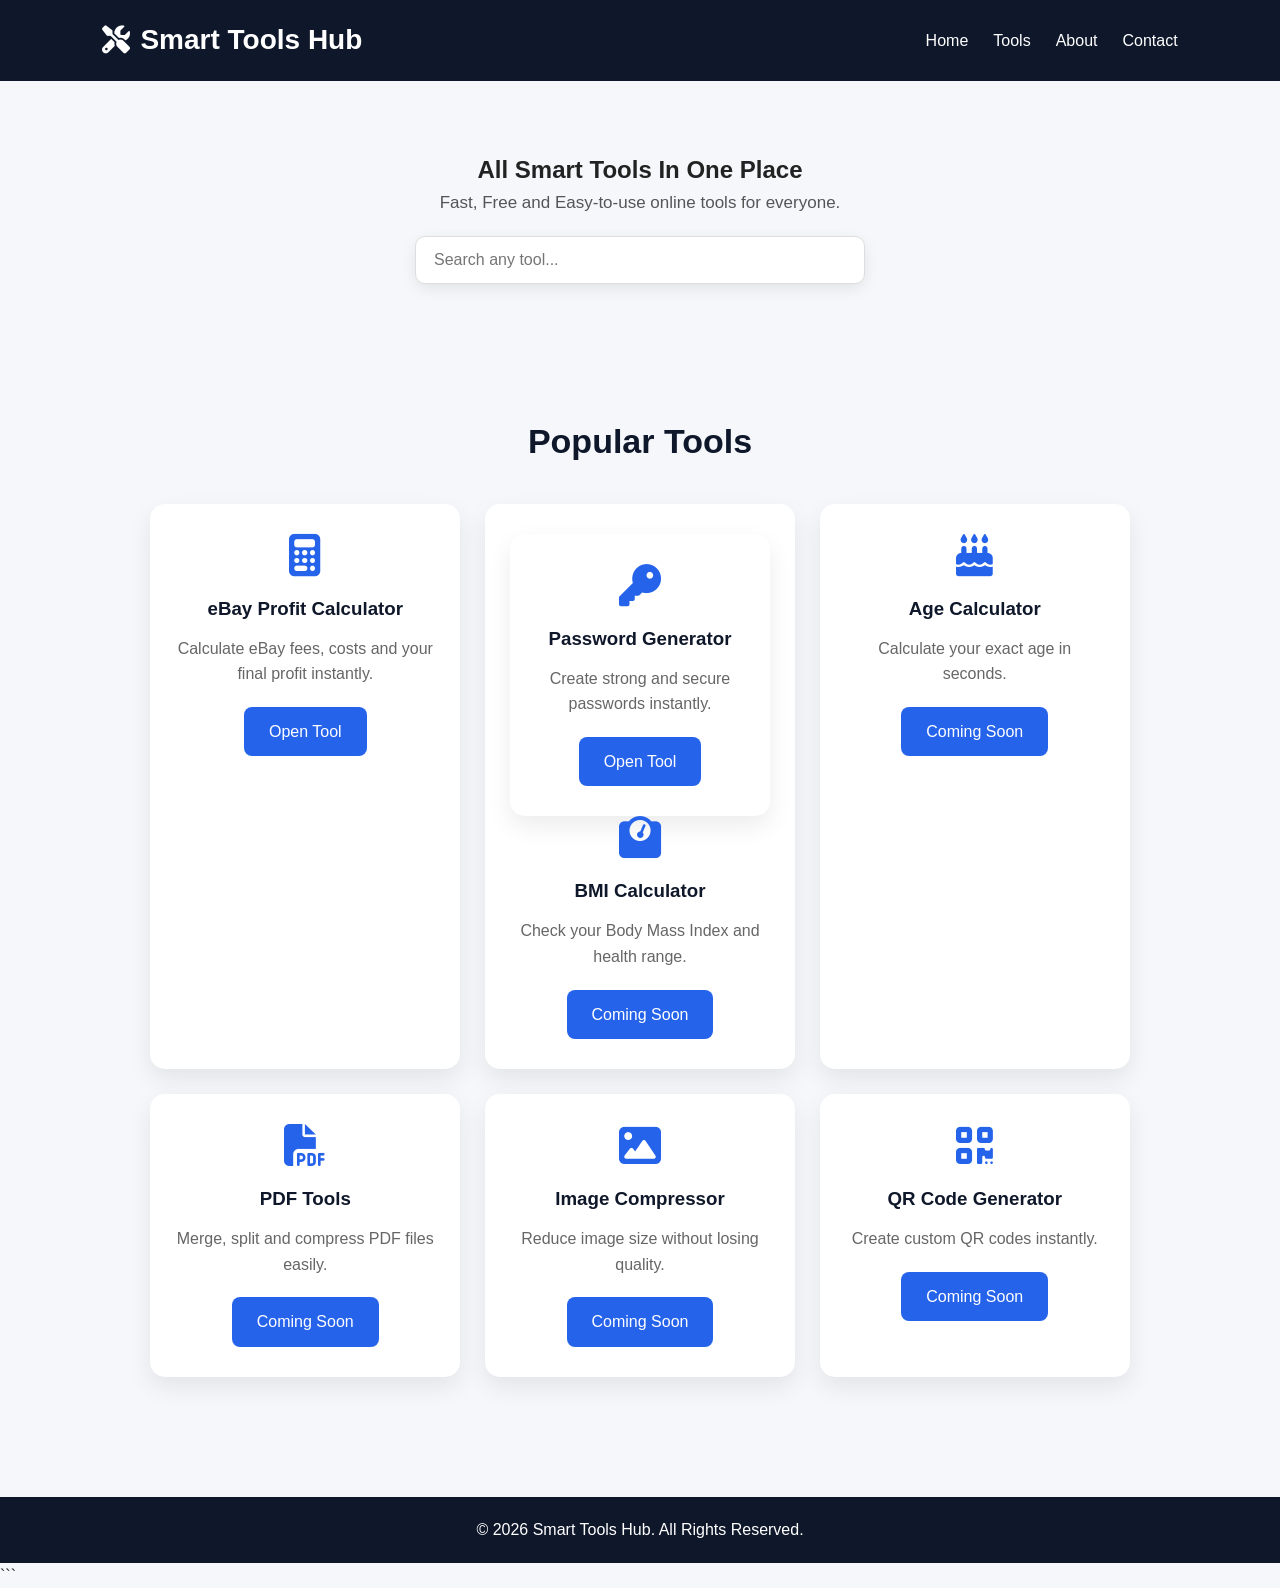
<file: index.html>
<!DOCTYPE html>
<html lang="en">

<head>

<meta charset="UTF-8">

<meta name="google-site-verification" content="oKZltfWblLhpicRWirad42_MXOX6_AHrAiBn1LWCJ44" />

<title>Smart Tools Hub</title>

</head>
<meta charset="UTF-8">
<meta name="viewport" content="width=device-width, initial-scale=1.0">

<title>Smart Tools Hub - Free Online Tools</title>

<meta name="description" content="Smart Tools Hub provides free online calculators, PDF tools, image tools and productivity tools.">

<link rel="stylesheet" href="style.css">

<link rel="stylesheet" href="https://cdnjs.cloudflare.com/ajax/libs/font-awesome/6.5.0/css/all.min.css">

</head>


<body>


<header>

<div class="logo">
<i class="fa-solid fa-screwdriver-wrench"></i>
Smart Tools Hub
</div>


<nav>

<a href="#">Home</a>
<a href="#tools">Tools</a>
<a href="#">About</a>
<a href="#">Contact</a>

</nav>

</header>



<section class="hero">

<h1>All Smart Tools In One Place</h1>

<p>
Fast, Free and Easy-to-use online tools for everyone.
</p>


<input type="text" placeholder="Search any tool...">


</section>



<section class="tools" id="tools">


<h2>Popular Tools</h2>


<div class="tool-grid">



<div class="tool-card">

<i class="fa-solid fa-calculator"></i>

<h3>eBay Profit Calculator</h3>

<p>
Calculate eBay fees, costs and your final profit instantly.
</p>

<a href="ebay-calculator.html">
Open Tool
</a>

</div>




<div class="tool-card">
<div class="tool-card">
    <i class="fa-solid fa-key"></i>
    <h3>Password Generator</h3>
    <p>Create strong and secure passwords instantly.</p>
    <a href="password-generator.html">Open Tool</a>
</div>
<i class="fa-solid fa-weight-scale"></i>

<h3>BMI Calculator</h3>

<p>
Check your Body Mass Index and health range.
</p>

<a href="#">
Coming Soon
</a>

</div>




<div class="tool-card">

<i class="fa-solid fa-cake-candles"></i>

<h3>Age Calculator</h3>

<p>
Calculate your exact age in seconds.
</p>

<a href="#">
Coming Soon
</a>

</div>




<div class="tool-card">

<i class="fa-solid fa-file-pdf"></i>

<h3>PDF Tools</h3>

<p>
Merge, split and compress PDF files easily.
</p>

<a href="#">
Coming Soon
</a>

</div>




<div class="tool-card">

<i class="fa-solid fa-image"></i>

<h3>Image Compressor</h3>

<p>
Reduce image size without losing quality.
</p>

<a href="#">
Coming Soon
</a>

</div>




<div class="tool-card">

<i class="fa-solid fa-qrcode"></i>

<h3>QR Code Generator</h3>

<p>
Create custom QR codes instantly.
</p>

<a href="#">
Coming Soon
</a>

</div>



</div>

</section>




<footer>

<p>
© 2026 Smart Tools Hub. All Rights Reserved.
</p>

</footer>



<script src="script.js"></script>


</body>

</html>
```
</file>
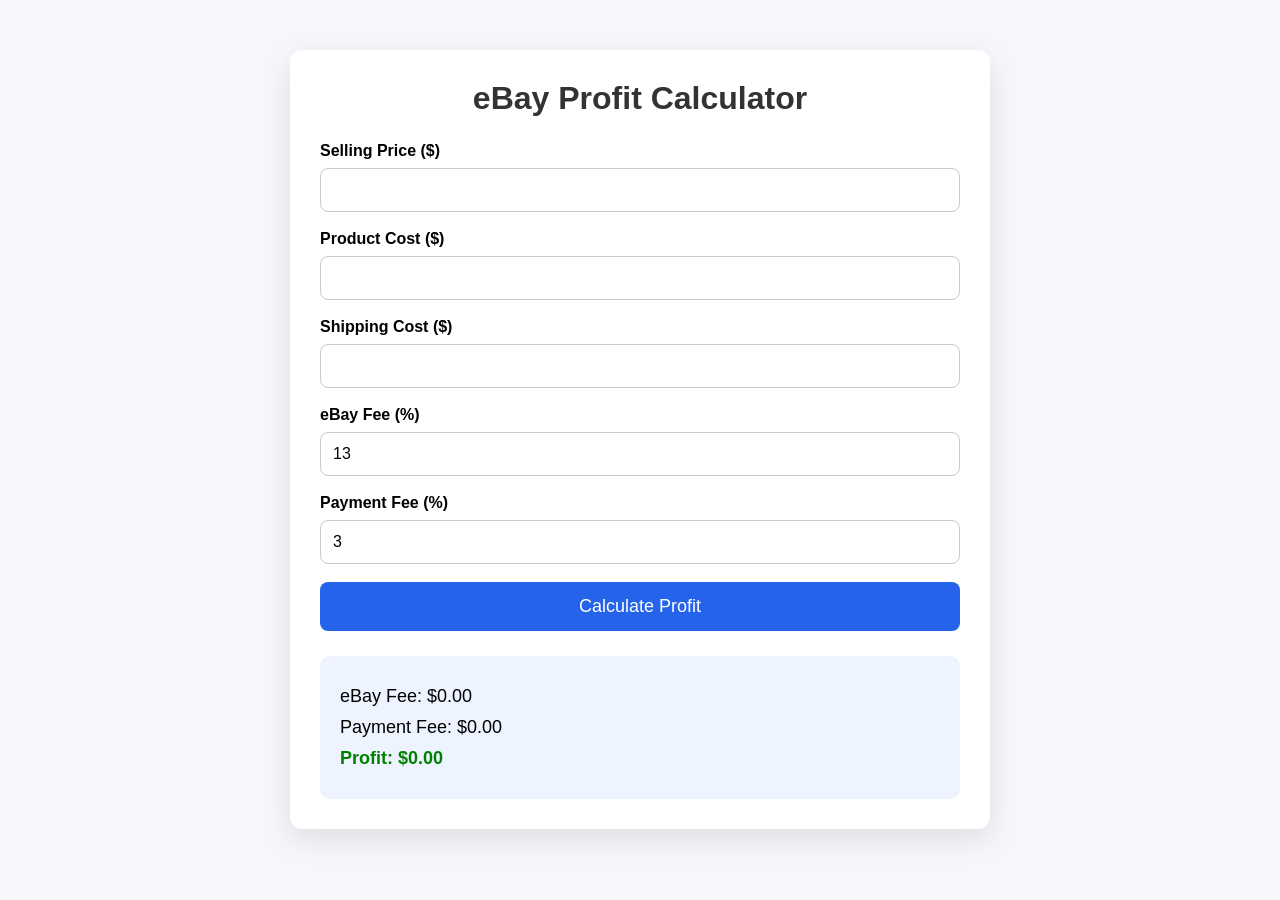
<file: ebay-calculator.html>
<!DOCTYPE html>
<html lang="en">
<head>
<meta charset="UTF-8">
<meta name="viewport" content="width=device-width, initial-scale=1.0">
<title>eBay Profit Calculator</title>

<style>
*{
    margin:0;
    padding:0;
    box-sizing:border-box;
    font-family:Arial,sans-serif;
}

body{
    background:#f5f7fb;
}

.container{
    max-width:700px;
    margin:50px auto;
    background:#fff;
    padding:30px;
    border-radius:12px;
    box-shadow:0 10px 30px rgba(0,0,0,.1);
}

h1{
    text-align:center;
    margin-bottom:25px;
    color:#333;
}

.input-group{
    margin-bottom:18px;
}

label{
    display:block;
    margin-bottom:8px;
    font-weight:bold;
}

input{
    width:100%;
    padding:12px;
    border:1px solid #ccc;
    border-radius:8px;
    font-size:16px;
}

button{
    width:100%;
    padding:14px;
    background:#2563eb;
    color:#fff;
    border:none;
    border-radius:8px;
    font-size:18px;
    cursor:pointer;
}

button:hover{
    background:#1d4ed8;
}

.result{
    margin-top:25px;
    background:#eef4ff;
    padding:20px;
    border-radius:10px;
}

.result p{
    margin:10px 0;
    font-size:18px;
}

.profit{
    color:green;
    font-weight:bold;
}
</style>

</head>
<body>

<div class="container">

<h1>eBay Profit Calculator</h1>

<div class="input-group">
<label>Selling Price ($)</label>
<input type="number" id="sellingPrice">
</div>

<div class="input-group">
<label>Product Cost ($)</label>
<input type="number" id="productCost">
</div>

<div class="input-group">
<label>Shipping Cost ($)</label>
<input type="number" id="shippingCost">
</div>

<div class="input-group">
<label>eBay Fee (%)</label>
<input type="number" id="ebayFee" value="13">
</div>

<div class="input-group">
<label>Payment Fee (%)</label>
<input type="number" id="paymentFee" value="3">
</div>

<button onclick="calculateProfit()">
Calculate Profit
</button>

<div class="result">

<p>eBay Fee: $<span id="fee">0.00</span></p>

<p>Payment Fee: $<span id="payment">0.00</span></p>

<p class="profit">
Profit: $<span id="profit">0.00</span>
</p>

</div>

</div>

<script>

function calculateProfit(){

let selling=parseFloat(document.getElementById("sellingPrice").value)||0;

let cost=parseFloat(document.getElementById("productCost").value)||0;

let shipping=parseFloat(document.getElementById("shippingCost").value)||0;

let ebayPercent=parseFloat(document.getElementById("ebayFee").value)||0;

let paymentPercent=parseFloat(document.getElementById("paymentFee").value)||0;

let ebayFee=selling*ebayPercent/100;

let paymentFee=selling*paymentPercent/100;

let profit=selling-cost-shipping-ebayFee-paymentFee;

document.getElementById("fee").innerText=ebayFee.toFixed(2);

document.getElementById("payment").innerText=paymentFee.toFixed(2);

document.getElementById("profit").innerText=profit.toFixed(2);

}

</script>

</body>
</html>
</file>
<file: style.css>
/* Reset */
*{
    margin:0;
    padding:0;
    box-sizing:border-box;
}

body{
    font-family:'Poppins',sans-serif;
    background:#f5f7fb;
    color:#222;
    line-height:1.6;
}

/* Header / Navbar */

header{
    background:#0f172a;
    color:white;
    padding:18px 8%;
    display:flex;
    justify-content:space-between;
    align-items:center; 

    position:sticky;
top:0;
z-index:1000;
width:100%;
}

.logo{
    display:flex;
    align-items:center;
    gap:10px;
    font-size:28px;
    font-weight:700;
    color:white;
}

nav{
    display:flex;
    align-items:center;
    gap:25px;
}

header nav a{
    color:white;
    text-decoration:none;
    font-size:16px;
    transition:.3s;
}

header nav a:hover{
    color:#38bdf8;
}

/* Hero Section */

.hero{
    text-align:center;
    padding:70px 20px;
}

.hero h2{
    font-size:40px;
    margin-bottom:15px;
    color:#0f172a;
}

.hero p{
    font-size:17px;
    color:#555;
}


/* Tools Grid */

.tool-grid{
    width:85%;
    margin:auto;
    display:grid;
    grid-template-columns:repeat(auto-fit,minmax(250px,1fr));
    gap:25px;
    padding-bottom:60px;
}


/* Tool Cards */

.tool-card{
    background:white;
    padding:30px 25px;
    border-radius:15px;
    text-align:center;
    box-shadow:0 10px 25px rgba(0,0,0,0.08);
    transition:.3s;
}

.tool-card:hover{
    transform:translateY(-8px);
    box-shadow:0 15px 30px rgba(0,0,0,0.15);
}


.tool-card h3{
    color:#0f172a;
    margin-bottom:12px;
}


.tool-card p{
    color:#666;
    margin-bottom:20px;
}


/* Buttons */

.tool-card a,
button{
    display:inline-block;
    background:#2563eb;
    color:white;
    padding:12px 25px;
    border-radius:8px;
    text-decoration:none;
    border:none;
    cursor:pointer;
    transition:.3s;
}


.tool-card a:hover,
button:hover{
    background:#1d4ed8;
}


/* Footer */

footer{
    background:#0f172a;
    color:white;
    text-align:center;
    padding:20px;
}


/* Mobile Responsive */

@media(max-width:768px){

header{
    flex-direction:column;
    gap:15px;
}

.hero h2{
    font-size:30px;
}

.tool-grid{
    width:90%;
}

}
.hero input{
    width:450px;
    max-width:90%;
    padding:14px 18px;
    margin-top:20px;
    border:1px solid #ddd;
    border-radius:10px;
    font-size:16px;
    outline:none;
    box-shadow:0 5px 15px rgba(0,0,0,.08);
}

.hero input:focus{
    border-color:#2563eb;
}
.tools{
    width:90%;
    max-width:1200px;
    margin:60px auto;
}

.tools h2{
    text-align:center;
    font-size:34px;
    color:#0f172a;
    margin-bottom:35px;
}
.tool-card i{
    font-size:42px;
    color:#2563eb;
    margin-bottom:18px;
}
</file>
